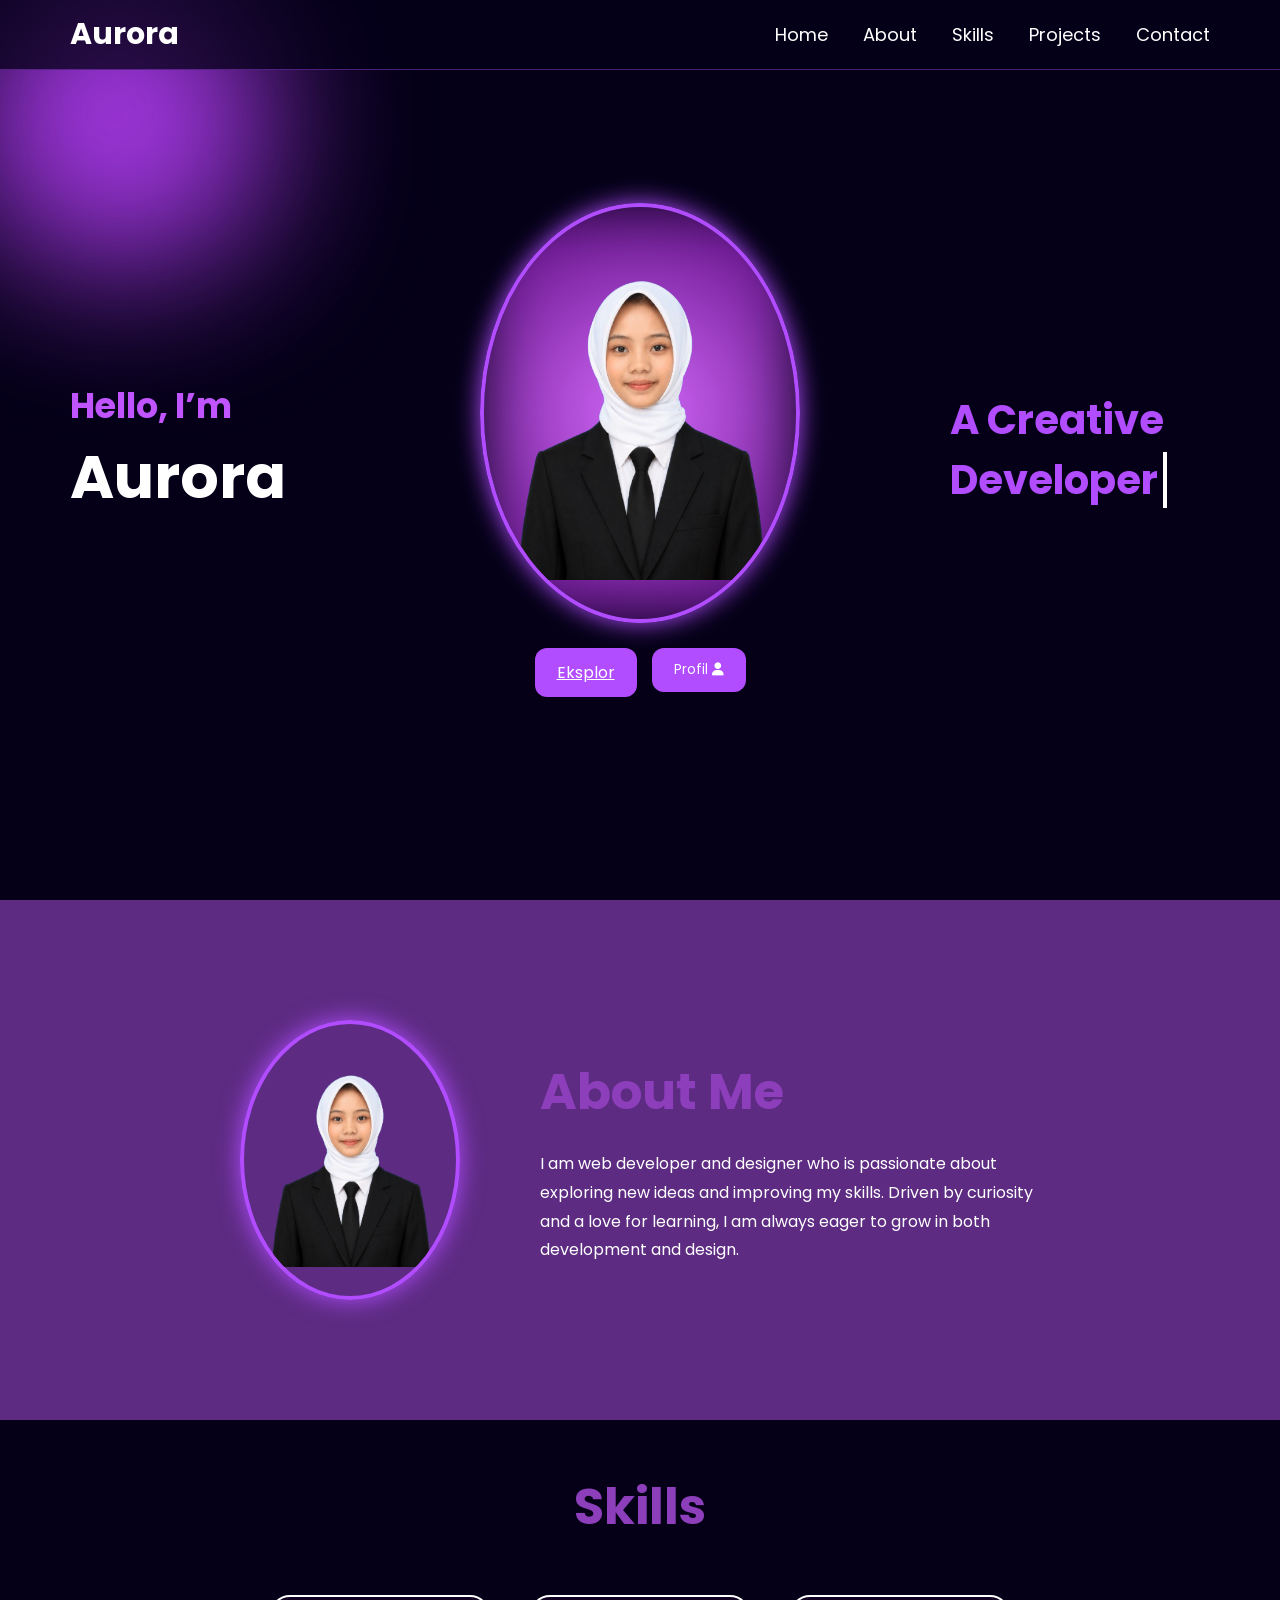
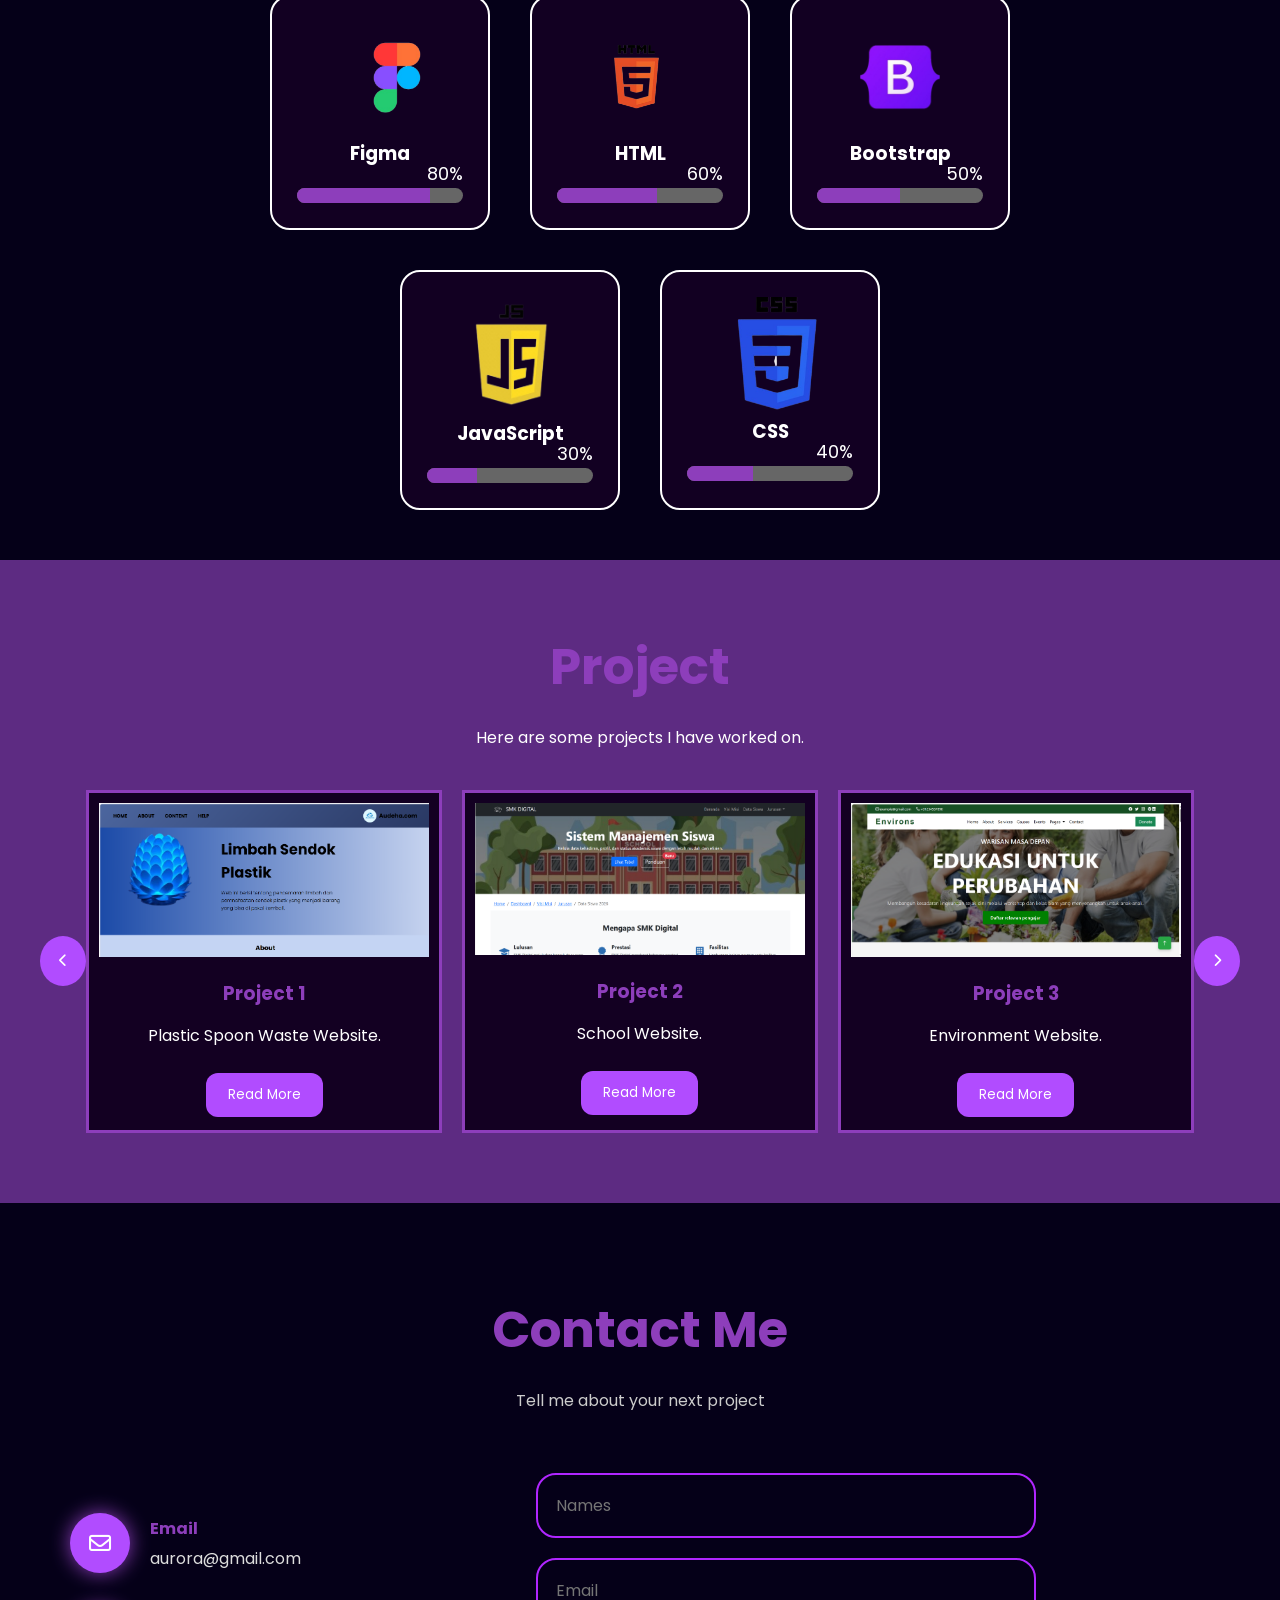
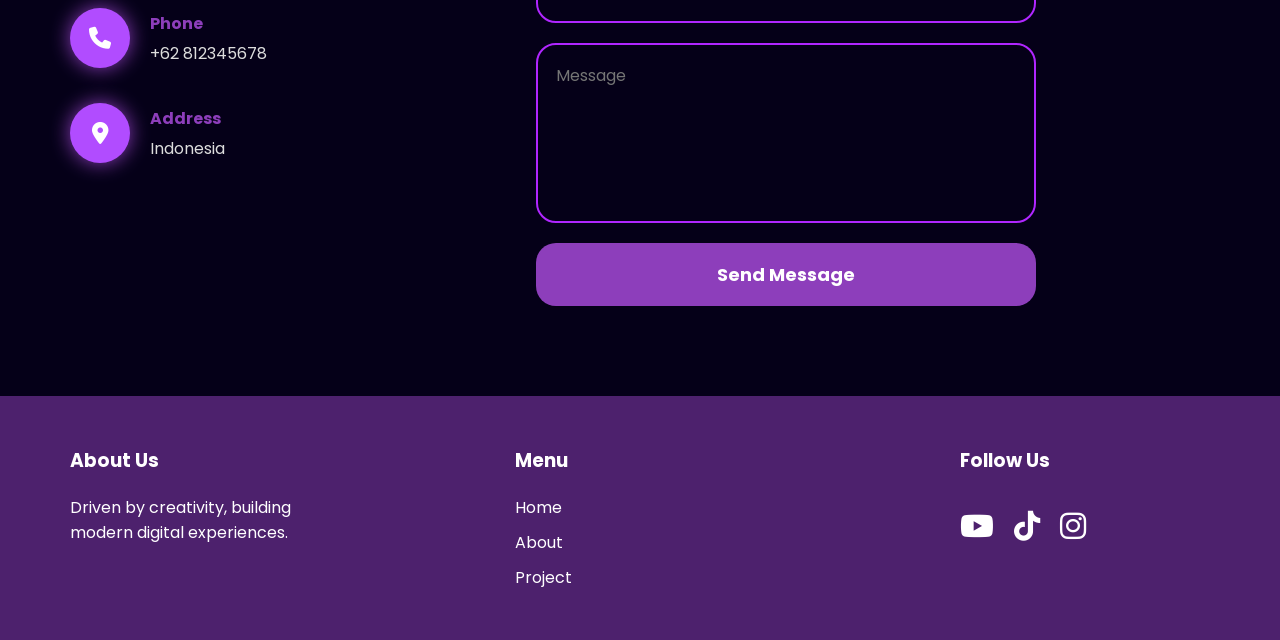
<file: index.html>
<!DOCTYPE html>
<html lang="en">

<head>
  <meta charset="UTF-8">
  <meta name="viewport" content="width=device-width, initial-scale=1.0">

  <title>Aurora Portfolio</title>

  <!-- CSS -->
  <link rel="stylesheet" href="style.css">

  <!-- FONT -->
  <link rel="preconnect" href="https://fonts.googleapis.com">
  <link rel="preconnect" href="https://fonts.gstatic.com" crossorigin">

  <link href="https://fonts.googleapis.com/css2?family=Poppins:wght@300;400;500;600;700&display=swap" rel="stylesheet">

  <!-- ICON -->
  <link rel="stylesheet" href="https://cdnjs.cloudflare.com/ajax/libs/font-awesome/6.5.2/css/all.min.css">


  <script>
    const hiddenElements = document.querySelectorAll('.hidden');

    window.addEventListener('scroll', function () {

      hiddenElements.forEach(function (el) {

        const rect = el.getBoundingClientRect();

        if (rect.top < window.innerHeight - 100) {
          el.classList.add('show');
        }

      });

    });
  </script>

</head>

<body>

  <!-- GLOW -->
  <div class="blur blur1"></div>
  <div class="blur blur2"></div>

  <!-- NAVBAR -->
  <header>

    <nav class="navbar">

      <h2 class="logo">Aurora</h2>

      <ul class="nav-links">
        <li><a href="#home">Home</a></li>
        <li><a href="#about">About</a></li>
        <li><a href="#skills">Skills</a></li>
        <li><a href="#projects">Projects</a></li>
        <li><a href="#contact">Contact</a></li>
      </ul>

    </nav>

  </header>

  <!-- HERO -->
  <section class="hero" id="about">
    <div class="hero-left">
      <h3>Hello, I’m</h3>
      <h1>Aurora</h1>
    </div>

    <div class="hero-center">

      <div class="circle glow-card">
        <div class="photo-glow"></div>

        <img src="img/foto_formal-removebg-preview (1).png" alt="">
      </div>

      <div class="hero-btns">

        <a href="experience.html" class="main-btn">
          Eksplor
        </a>
        <a href="profil.html">
          <button class="main-btn">
            Profil
            <i class="fa-solid fa-user"></i>
          </button>
        </a>

      </div>

    </div>

    <h3 class="typing-text">
        A Creative <span id="changing-text"></span>
      </h3>

  </section>


  <!-- ABOUT -->
  <section class="about" id="about">

    <div class="small-circle glow-card">

      <div class="photo-glow"></div>

      <img src="img/foto_formal-removebg-preview (1).png" alt="">

    </div>

    <div class="about-text">

      <h2>About Me</h2>

      <p>
        I am web developer and designer who is passionate
        about exploring new ideas and improving my skills.
        Driven by curiosity and a love for learning,
        I am always eager to grow in both development and design.
      </p>

      

    </div>



  </section>

  <!-- SKILLS -->
  <section class="skills" id="skills">

    <h2>Skills</h2>

    <div class="skill-container">

      <div class="skill-card">
        <img src="img/figma.png" style="width: 200px;">
        <h3>Figma</h3>

        <div class="progress-wrapper">
          <span class="percent">80%</span>
        </div>


        <div class="bar">
          <div class="progress" style="width:80%"></div>
        </div>


      </div>

      <div class="skill-card">
        <img src="img/html.png" style="width: 120px;">
        <h3>HTML</h3>

        <div class="progress-wrapper">
          <span class="percent">60%</span>
        </div>

        <div class="bar">
          <div class="progress" style="width:60%"></div>
        </div>


      </div>

      <div class="skill-card">
        <img src="img/bootstrap.png" style="width: 110px;">
        <h3>Bootstrap</h3>

        <div class="progress-wrapper">
          <span class="percent">50%</span>
        </div>

        <div class="bar">
          <div class="progress" style="width:50%"></div>
        </div>


      </div>

      <div class="skill-card">
        <img src="img/jss.png" style="width: 100px;">
        <h3>JavaScript</h3>

        <div class="progress-wrapper">
          <span class="percent">30%</span>
        </div>

        <div class="bar">
          <div class="progress" style="width:30%"></div>
        </div>


      </div>

      <div class="skill-card">
        <img src="img/css.png" style="width: 180px;">
        <h3>CSS</h3>

        <div class="progress-wrapper">
          <span class="percent">40%</span>
        </div>

        <div class="bar">
          <div class="progress" style="width:40%"></div>
        </div>


      </div>

    </div>

  </section>

  <!-- PROJECT -->
  <section class="projects" id="projects">

    <h2>Project</h2>

    <p>
      Here are some projects I have worked on.
    </p>

    <div class="slider-wrapper">

      <button class="slide-btn left">
        <i class="fa-solid fa-chevron-left"></i>
      </button>

      <div class="project-slider">

        <div class="project-card">
          <img src="img/p1.png">

          <h3>Project 1</h3>

          <p>Plastic Spoon Waste Website.</p>
          <br>

          <a href="https://aurorasilviana.github.io/project1/"><button class="main-btn">Read More</button></a>
        </div>

        <div class="project-card">
          <img src="img/p2.png">

          <h3>Project 2</h3>

          <p>School Website.</p>
          <br>

          <a href="https://aurorasilviana.github.io/website-smk-digital/"><button class="main-btn">Read
              More</button></a>
        </div>

        <div class="project-card">
          <img src="img/p3.png">

          <h3>Project 3</h3>

          <p>Environment Website.</p>
          <br>

          <a href="https://aurorasilviana.github.io/environs-tugas3/"><button class="main-btn">Read More</button></a>
        </div>

        <div class="project-card">
          <img src="img/p4.png">

          <h3>Project 4</h3>

          <p>Creative portfolio UI.</p>
          <br>

          <a href="https://aurorasilviana.github.io/tugas4/"><button class="main-btn">Read More</button></a>
        </div>

        <div class="project-card">
          <img src="img/p5.png">

          <h3>Project 5</h3>

          <p>Business Website .</p>
          <br>

          <a href="https://aurorasilviana.github.io/tugas-5/"><button class="main-btn">Read More</button></a>
        </div>

      </div>

      <button class="slide-btn right">
        <i class="fa-solid fa-chevron-right"></i>
      </button>

    </div>

  </section>

  <!-- CONTACT -->
  <section class="contact" id="contact">

    <h2>Contact Me</h2>

    <p class="contact-sub">
      Tell me about your next project
    </p>

    <div class="contact-container">

      <!-- KIRI -->
      <div class="contact-left">

        <div class="contact-item">

          <i class="fa-regular fa-envelope"></i>

          <div>
            <h4>Email</h4>
            <span>aurora@gmail.com</span>
          </div>

        </div>

        <div class="contact-item">

          <i class="fa-solid fa-phone"></i>

          <div>
            <h4>Phone</h4>
            <span>+62 812345678</span>
          </div>

        </div>

        <div class="contact-item">

          <i class="fa-solid fa-location-dot"></i>

          <div>
            <h4>Address</h4>
            <span>Indonesia</span>
          </div>

        </div>

      </div>

      <!-- KANAN -->
      <form class="contact-form">

        <input type="text" placeholder="Names">

        <input type="email" placeholder="Email">

        <textarea placeholder="Message"></textarea>

        <button type="submit" class="main-btn">
          Send Message
        </button>

      </form>

    </div>

  </section>
  </section>

  <!-- FOOTER -->
  <footer>

    <div class="footer-box">
      <h3>About Us</h3>

      <p>
        Driven by creativity,
        building modern digital experiences.
      </p>
    </div>

    <div class="footer-box">
      <h3>Menu</h3>

      <a href="#home">Home</a>
      <a href="#about">About</a>
      <a href="#projects">Project</a>
    </div>

    <div class="footer-box">

      <h3>Follow Us</h3>

      <div class="socials">

        <a href="https://youtube.com/@aurorasilpi?si=isAmAoV__ee4xLUO"><i class="fa-brands fa-youtube"></i></a>

        <a href="https://www.tiktok.com/@auroraaa03?_r=1&_t=ZS-96NQyzYFoLl"><i class="fa-brands fa-tiktok"></i></a>

        <a href="https://www.instagram.com/auroslvv_?igsh=MXJmazQwOXNmZDRsbg%3D%3D&utm_source=qr"><i
            class="fa-brands fa-instagram"></i></a>

      </div>

    </div>

  </footer>

  <!-- JS -->
  <script src="script.js"></script>

  <script>
    const navbar = document.querySelector(".navbar");

    window.addEventListener("scroll", () => {

      if (window.scrollY > 50) {
        navbar.classList.add("scrolled");
      }

      else {
        navbar.classList.remove("scrolled");
      }

    });
  </script>

</body>

</html>
</file>
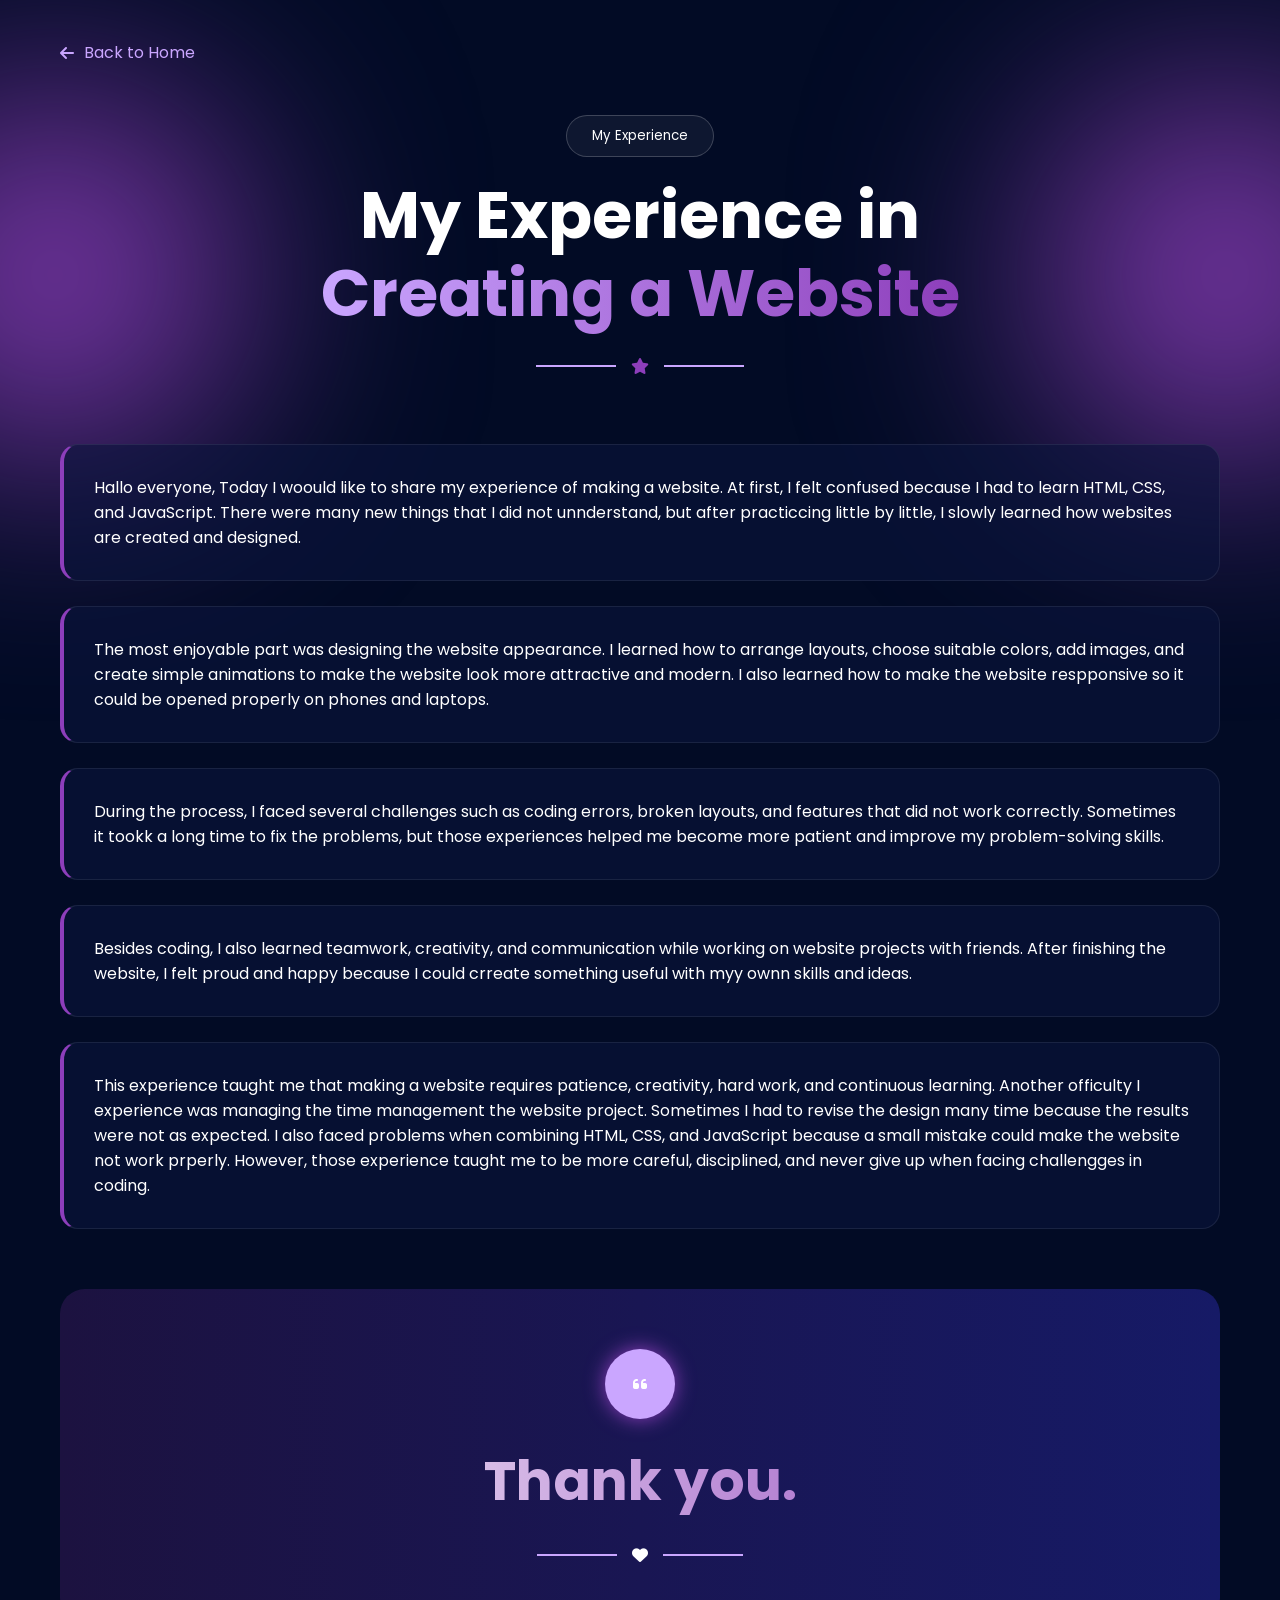
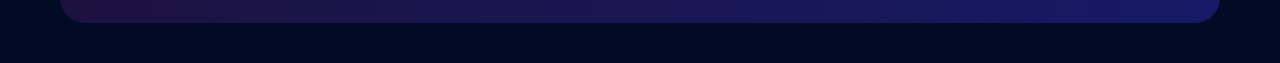
<file: experience.html>
<!DOCTYPE html>
<html lang="en">
<head>
    <meta charset="UTF-8">
    <meta name="viewport" content="width=device-width, initial-scale=1.0">
    <title>My Experience</title>
    <link rel="stylesheet" href="experience.css">
</head>
<body>
    <!DOCTYPE html>
<html lang="en">
<head>
<meta charset="UTF-8">
<meta name="viewport" content="width=device-width, initial-scale=1.0">

<title>My Experience</title>

<!-- CSS -->
<link rel="stylesheet" href="experience.css">

<!-- FONT -->
<link href="https://fonts.googleapis.com/css2?family=Poppins:wght@300;400;600;700;800&display=swap" rel="stylesheet">

<!-- ICON -->
<link rel="stylesheet" href="https://cdnjs.cloudflare.com/ajax/libs/font-awesome/6.5.2/css/all.min.css">
</head>

<body>

<!-- BACK BUTTON (FUNGSI BALIK KE INDEX) -->
<a href="index.html" class="back-btn">
  <i class="fa-solid fa-arrow-left"></i>
  Back to Home
</a>

<!-- GLOW -->
<div class="blur blur1"></div>
<div class="blur blur2"></div>

<!-- HEADER -->
<section class="hero">

  <button class="title-btn">My Experience</button>

  <h1>
    My Experience in<br>
    <span>Creating a Website</span>
  </h1>

  <div class="line">
    <div></div>
    <i class="fa-solid fa-star"></i>
    <div></div>
  </div>

</section>

<!-- CONTENT -->
<section class="content">

  <div class="card">Hallo everyone,
    Today I woould like to share my experience of making a website. At first, I felt confused because I had to learn HTML, CSS, and JavaScript. There were many new things that I did not unnderstand, but after practiccing little by little, I slowly learned how websites are created and designed.
  </div>

  <div class="card">The most enjoyable part was designing the website appearance. I learned how to  arrange layouts, choose suitable colors, add images, and create simple animations to make the website look more attractive and modern. I also learned how to make the website respponsive so it could be opened properly on phones and laptops.</div>

  <div class="card">During the process, I faced several challenges such as coding errors, broken layouts, and features that did not work correctly. Sometimes it tookk a long time to fix the problems, but those experiences helped me become more patient and improve my problem-solving skills.</div>

  <div class="card">Besides coding, I also learned teamwork, creativity, and communication while working on website projects with friends. After finishing the website, I felt proud and happy because I could crreate something useful with myy ownn skills and ideas.</div>

  <div class="card">This experience taught me that making a website requires patience, creativity, hard work, and continuous learning. Another officulty I experience was managing the time management the website project. Sometimes I had to revise the design many time because the results were not as expected. I also faced problems when combining HTML, CSS, and JavaScript because a small mistake could make the website not work prperly. However, those experience taught me to be more careful, disciplined, and never give up when facing challengges in coding.</div>

  
</section>

<!-- FOOTER SECTION -->
<section class="footer">

  <div class="quote">
    <i class="fa-solid fa-quote-left"></i>
  </div>

  <h2>Thank you.</h2>

  <div class="line2">
    <div></div>
    <i class="fa-solid fa-heart"></i>
    <div></div>
  </div>

</section>

</body>
</html>
</body>
</html>
</file>
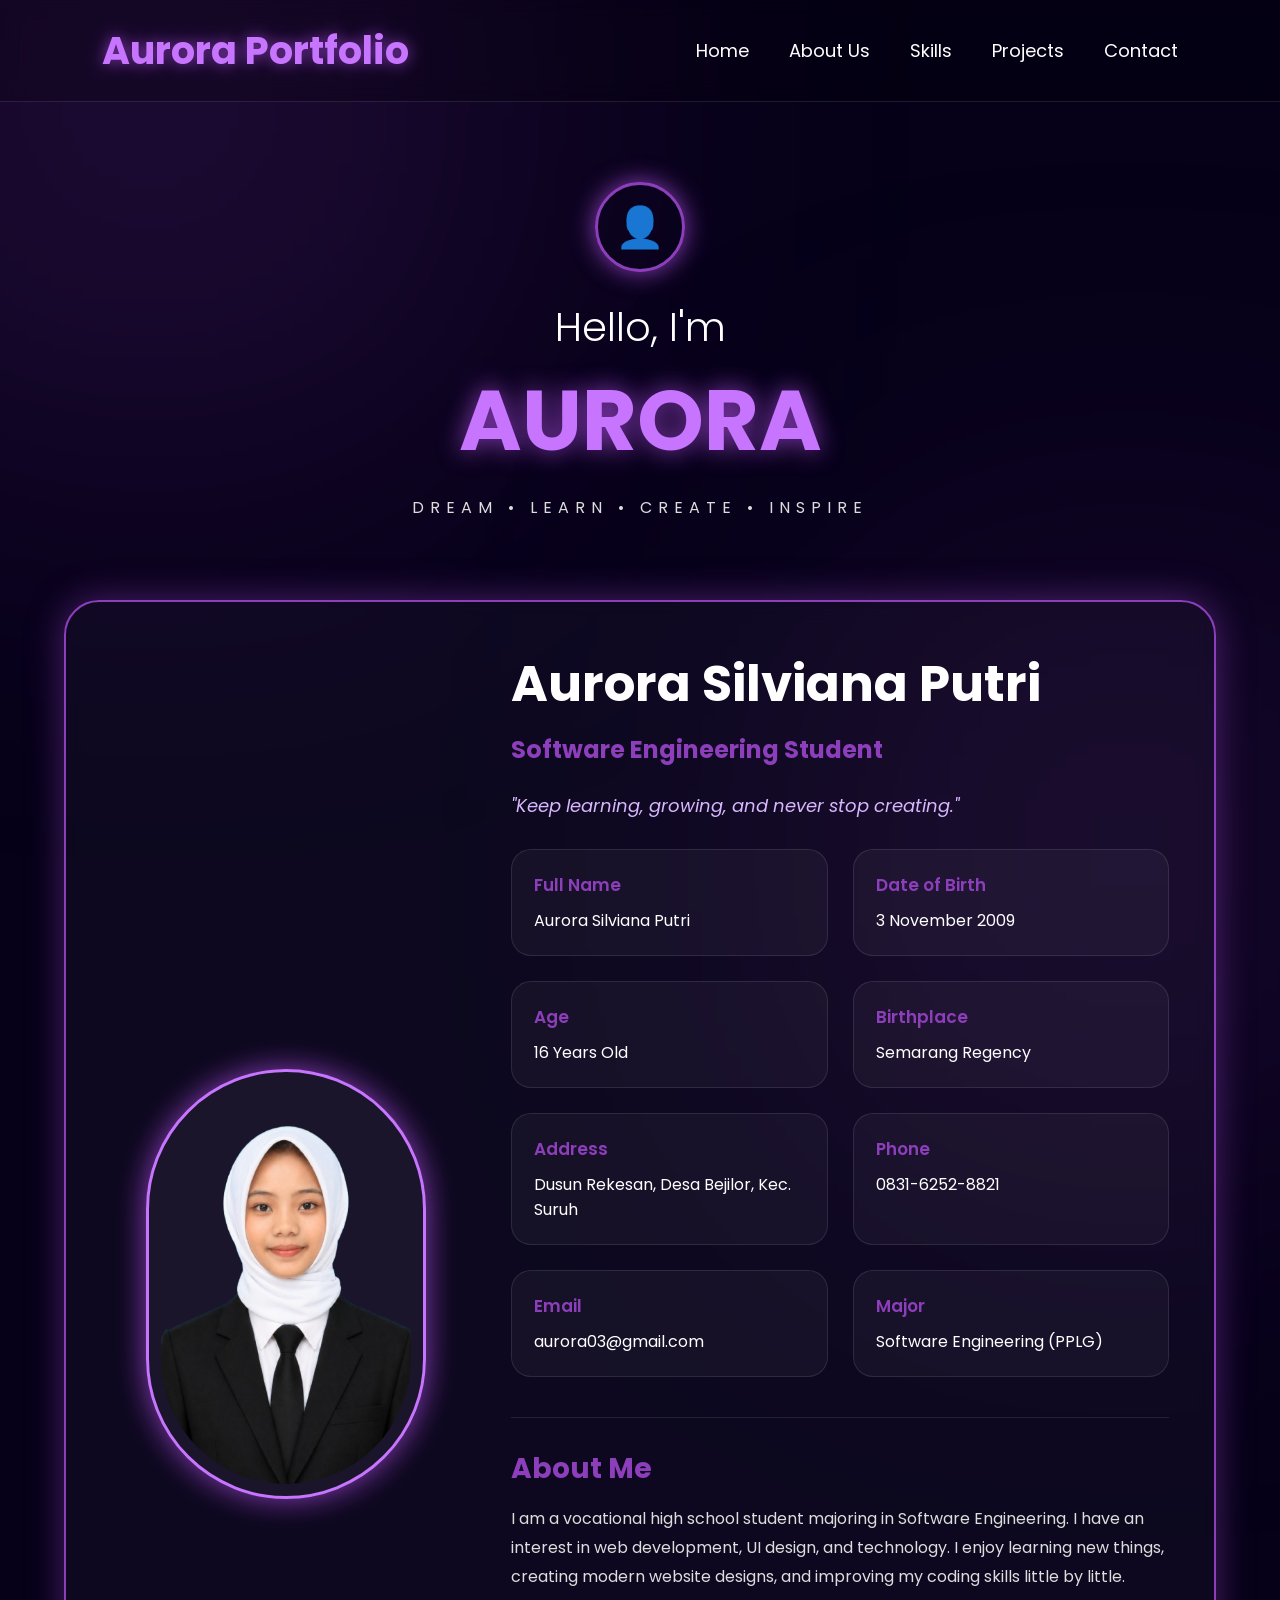
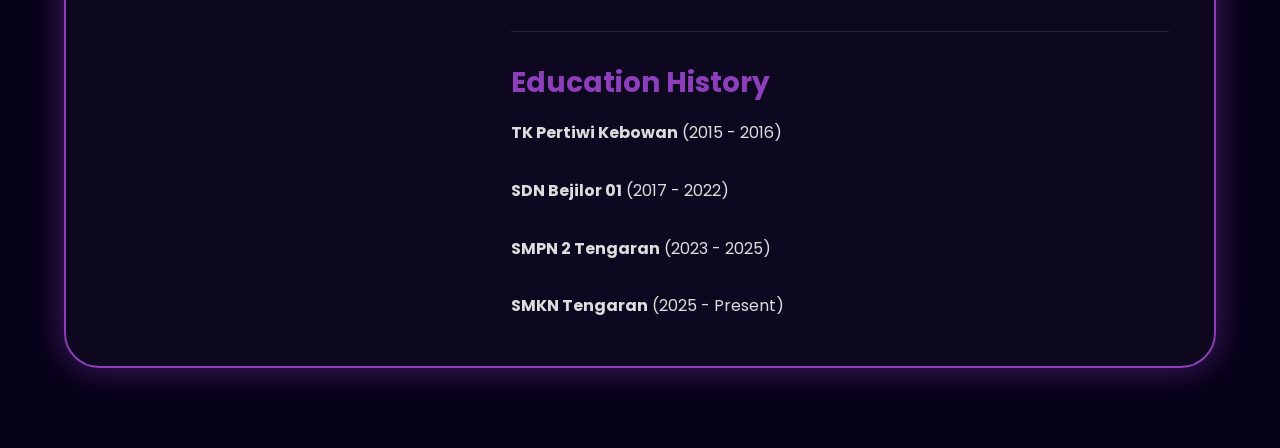
<file: profil.html>
<!DOCTYPE html>
<html lang="en">
<head>
  <meta charset="UTF-8" />
  <meta name="viewport" content="width=device-width, initial-scale=1.0"/>
  <title>Aurora Portfolio</title>

  <link rel="preconnect" href="https://fonts.googleapis.com">
  <link href="https://fonts.googleapis.com/css2?family=Poppins:wght@300;400;500;600;700&display=swap" rel="stylesheet">

  <style>

    *{
      margin:0;
      padding:0;
      box-sizing:border-box;
      font-family:'Poppins',sans-serif;
    }

    body{
      background:#060018;
      color:white;
      overflow-x:hidden;
    }

    html{
      scroll-behavior:smooth;
    }

    body::before{
      content:'';
      position:fixed;
      width:600px;
      height:600px;
      background:#8d3ebb;
      filter:blur(200px);
      opacity:0.25;
      top:-200px;
      left:-150px;
      z-index:-1;
    }

    body::after{
      content:'';
      position:fixed;
      width:500px;
      height:500px;
      background:#8d3ebb;
      filter:blur(200px);
      opacity:0.2;
      bottom:-200px;
      right:-100px;
      z-index:-1;
    }

    /* NAVBAR */

    nav{
      width:100%;
      padding:22px 8%;
      display:flex;
      justify-content:space-between;
      align-items:center;
      border-bottom:1px solid rgba(255,255,255,0.1);
      backdrop-filter:blur(10px);
      position:sticky;
      top:0;
      z-index:100;
      background:rgba(0,0,0,0.2);
    }

    .logo{
      font-size:38px;
      font-weight:700;
      color:#c774ff;
      text-shadow:0 0 15px #8d3ebb;
    }

    nav ul{
      display:flex;
      gap:40px;
      list-style:none;
    }

    nav ul li a{
      color:white;
      text-decoration:none;
      font-size:18px;
      transition:0.3s;
      position:relative;
    }

    nav ul li a:hover{
      color:#c774ff;
    }

    nav ul li a::after{
      content:'';
      position:absolute;
      left:0;
      bottom:-8px;
      width:0%;
      height:2px;
      background:#c774ff;
      transition:0.3s;
    }

    nav ul li a:hover::after{
      width:100%;
    }

    /* HERO */

    .hero{
      text-align:center;
      padding:80px 20px 40px;
    }

    .hero .icon{
      width:90px;
      height:90px;
      border:3px solid #8d3ebb;
      border-radius:50%;
      display:flex;
      justify-content:center;
      align-items:center;
      margin:auto;
      box-shadow:0 0 25px #8d3ebb;
      font-size:40px;
      color:#c774ff;
    }

    .hero h2{
      margin-top:25px;
      font-size:40px;
      font-weight:300;
    }

    .hero h1{
      font-size:85px;
      color:#c774ff;
      text-shadow:0 0 25px #8d3ebb;
    }

    .hero p{
      letter-spacing:6px;
      margin-top:10px;
      color:#ddd;
    }

    /* CONTAINER */

    .container{
      width:90%;
      max-width:1250px;
      margin:40px auto 80px;
      border:2px solid #8d3ebb;
      border-radius:35px;
      padding:45px;
      background:rgba(255,255,255,0.03);
      backdrop-filter:blur(10px);
      box-shadow:0 0 35px rgba(141,62,187,0.5);
    }

    .content{
      display:grid;
      grid-template-columns:350px 1fr;
      gap:50px;
    }

    /* IMAGE */

    .image-box{
      position:relative;
      display:flex;
      justify-content:center;
      align-items:center;
    }

    .image-frame{
      width:280px;
      height:430px;
      border-radius:180px;
      border:3px solid #c774ff;
      padding:12px;
      box-shadow:0 0 30px #8d3ebb;
      overflow:hidden;
      background:rgba(255,255,255,0.05);
    }

    .image-frame img{
      width:100%;
      height:100%;
      object-fit:cover;
      border-radius:180px;
    }

    /* INFO */

    .info h2{
      font-size:50px;
      color:#ffffff;
      margin-bottom:10px;
    }

    .info h3{
      color:#8d3ebb;
      font-size:24px;
      margin-bottom:25px;
    }

    .quote{
      font-style:italic;
      color:#d8b7ff;
      margin-bottom:30px;
      font-size:18px;
    }

    .grid{
      display:grid;
      grid-template-columns:1fr 1fr;
      gap:25px;
      margin-top:30px;
    }

    .card{
      background:rgba(255,255,255,0.04);
      border:1px solid rgba(255,255,255,0.1);
      padding:22px;
      border-radius:20px;
      transition:0.3s;
    }

    .card:hover{
      transform:translateY(-5px);
      box-shadow:0 0 20px rgba(141,62,187,0.7);
      border-color:#8d3ebb;
    }

    .card span{
      display:block;
      color:#8d3ebb;
      margin-bottom:10px;
      font-weight:600;
      font-size:17px;
    }

    .about{
      margin-top:40px;
      padding-top:30px;
      border-top:1px solid rgba(255,255,255,0.1);
    }

    .about h3{
      margin-bottom:15px;
      color:#8d3ebb;
      font-size:28px;
    }

    .about p{
      line-height:1.8;
      color:#ddd;
    }

    /* RESPONSIVE */

    @media(max-width:950px){

      .content{
        grid-template-columns:1fr;
      }

      .image-box{
        margin-bottom:20px;
      }

      .grid{
        grid-template-columns:1fr;
      }

      .hero h1{
        font-size:60px;
      }

      nav{
        flex-direction:column;
        gap:20px;
      }

      nav ul{
        flex-wrap:wrap;
        justify-content:center;
      }

    }

  </style>
</head>
<body>

  <!-- NAVBAR -->

  <nav>

    <div class="logo">Aurora Portfolio</div>

    <ul>
      <li><a href="index.html#home">Home</a></li>
      <li><a href="index.html#About Us">About Us</a></li>
      <li><a href="index.html#Skills">Skills</a></li>
      <li><a href="index.html#Project">Projects</a></li>
      <li><a href="index.html#Contact">Contact</a></li>
    </ul>

  </nav>

  <!-- HERO -->

  <section class="hero">

    <div class="icon">👤</div>

    <h2>Hello, I'm</h2>

    <h1>AURORA</h1>

    <p>DREAM • LEARN • CREATE • INSPIRE</p>

  </section>

  <!-- PROFILE -->

  <section class="container">

    <div class="content">

      <!-- IMAGE -->

      <div class="image-box">

        <div class="image-frame">
          <img src="img/foto_formal-removebg-preview (1).png" alt="">
        </div>

      </div>

      <!-- INFO -->

      <div class="info">

        <h2>Aurora Silviana Putri</h2>

        <h3>Software Engineering Student</h3>

        <div class="quote">
          "Keep learning, growing, and never stop creating."
        </div>

        <div class="grid">

          <div class="card">
            <span>Full Name</span>
            Aurora Silviana Putri
          </div>

          <div class="card">
            <span>Date of Birth</span>
            3 November 2009
          </div>

          <div class="card">
            <span>Age</span>
            16 Years Old
          </div>

          <div class="card">
            <span>Birthplace</span>
            Semarang Regency
          </div>

          <div class="card">
            <span>Address</span>
            Dusun Rekesan, Desa Bejilor, Kec. Suruh
          </div>

          <div class="card">
            <span>Phone</span>
            0831-6252-8821
          </div>

          <div class="card">
            <span>Email</span>
            aurora03@gmail.com
          </div>

          <div class="card">
            <span>Major</span>
            Software Engineering (PPLG)
          </div>

        </div>

        <!-- ABOUT -->

        <div class="about">

          <h3>About Me</h3>

          <p>
            I am a vocational high school student majoring in Software Engineering. 
            I have an interest in web development, UI design, and technology. 
            I enjoy learning new things, creating modern website designs, and improving my coding skills little by little.
          </p>

        </div>

        <!-- EDUCATION -->

        <div class="about">

          <h3>Education History</h3>

          <p>
            <b>TK Pertiwi Kebowan</b> (2015 - 2016)<br><br>

            <b>SDN Bejilor 01</b> (2017 - 2022)<br><br>

            <b>SMPN 2 Tengaran</b> (2023 - 2025)<br><br>

            <b>SMKN Tengaran</b> (2025 - Present)<br>
          </p>

        </div>

      </div>

    </div>

  </section>

</body>
</html>
</file>
<file: style.css>
*{
  margin:0;
  padding:0;
  box-sizing:border-box;
  font-family:'Poppins',sans-serif;
  scroll-behavior:smooth;
}

body{
  background:#050018;
  color:white;
  overflow-x:hidden;
}

/* GLOW BACKGROUND */
.blur{
  position:absolute;
  width:220px;
  height:220px;
  background:#bb40ff;
  border-radius:50%;
  filter:blur(90px);
  z-index:-5;
}

.blur1{
  top:20px;
  left:20px;
}



/* NAVBAR */
header{
  padding:0;
}

.navbar{
  position:fixed;
  top:0;
  left:0;
  width:100%;

  display:flex;
  justify-content:space-between;
  align-items:center;

  padding:28px 70px;

  background:rgba(5,0,24,0.75);
  backdrop-filter:blur(12px);

  border-bottom:1px solid rgba(176,76,255,0.4);

  z-index:1000;

  padding:12px 70px;

  transition:
    padding .4s ease,
    background .4s ease,
    box-shadow .4s ease,
    border .4s ease;
}

/* SAAT SCROLL */
.navbar.scrolled{
  padding:16px 70px;

  background:rgba(5,0,24,0.95);

  box-shadow:
    0 0 20px rgba(176,76,255,0.25);

  border-bottom:1px solid #b14cff;
}

.logo{
  font-size:30px;
  font-weight:700;
  transition:.4s;
}

.navbar.scrolled .logo{
  font-size:24px;
}

.nav-links{
  display:flex;
  align-items:center;
  gap:35px;
  list-style:none;
}

.nav-links a{
  color:white;
  text-decoration:none;
  font-size:18px;
  position:relative;
  transition:.3s;
}

.nav-links a::after{
  content:'';
  position:absolute;
  left:0;
  bottom:-6px;

  width:0%;
  height:2px;

  background:#d86eff;

  transition:.4s;
}

.nav-links a:hover{
  color:#d86eff;
  text-shadow:0 0 12px #d86eff;
}

.nav-links a:hover::after{
  width:100%;
}

/* HERO */

.hero{
  display:grid;
  grid-template-columns:1fr 1fr 1fr;
  align-items:center;

  min-height:100vh;
  padding-top:120px;
}

.hero-left h3{
  color:#c055ff;
  font-size:35px;
}

.hero-left h1{
  font-size:60px;
}

/* HERO */
.hero{
  display:grid;
  grid-template-columns:1fr 1fr 1fr;
  align-items:center;
  padding:70px;
}

.hero-left h3{
  color:#c055ff;
  font-size:35px;
}

.hero-left h1{
  font-size:60px;

  animation:neonText 2s infinite alternate;
}


.hero-right{
  margin-left: 100px;
}

.hero-right h2{
  color:#c055ff;
  font-size:42px;
}

.hero-right span{
  font-size:35px;
}

.hero-center{
  display:flex;
  flex-direction:column;
  align-items:center;
  justify-content:center;
  
}

.typing-text{
  font-size:40px;
  font-weight:bold;
  color:#b14cff;
  margin-left: 120px;
}

#changing-text{
  border-right:4px solid white;
  padding-right:5px;
  animation:blink .7s infinite;
}

@keyframes blink{
  50%{
    border-color:transparent;
  }
}


/* FOTO */
.circle,
.small-circle{
  position:relative;
  overflow:hidden;
  display:flex;
  justify-content:center;
  align-items:center;
  border:4px solid #b14cff;
  box-shadow:0 0 25px #b14cff;
}

.circle{
  width:320px;
  height:420px;
  border-radius:50%;
  margin:auto;
}
.circle{
  width:320px;
  height:420px;
  border-radius:50%;
  margin:auto;

  animation:floating 4s ease-in-out infinite;
}

.small-circle{
  width:220px;
  height:280px;
  border-radius:50%;
}

.photo-glow{
  position:absolute;
  width:100%;
  height:100%;
  background:radial-gradient(circle,#d86eff,#4f0074);
  filter:blur(30px);
  z-index:-1;
}

.circle img{
  width:250px;
}

.small-circle img{
  width:160px;
}

.blur{
  position:absolute;
  width:220px;
  height:220px;
  background:#bb40ff;
  border-radius:50%;
  filter:blur(90px);
  z-index:-5;

  animation:glowMove 8s ease-in-out infinite alternate;
}

/* BUTTON */
.main-btn{
  background:#b14cff;
  border:none;
  color:white;
  padding:12px 22px;
  border-radius:12px;
  cursor:pointer;
  transition:.4s;
  position:relative;
  overflow:hidden;
}

.main-btn:hover{
  transform:translateY(-5px) scale(1.05);
  box-shadow:0 0 20px #d86eff;
}
.main-btn:hover{
  transform:translateY(-5px) scale(1.05);

  box-shadow:
    0 0 15px #d86eff,
    0 0 35px #d86eff,
    0 0 60px #d86eff;
}

.hero-btns{
  display:flex;
  justify-content:center;
  gap:15px;
  margin-top:25px;
}

/* ABOUT */
.about{
  background:#5d2b82;
  display:flex;
  justify-content:center;
  align-items:center;
  gap:80px;
  padding:120px 70px;
}

.about-text h2,
.skills h2,
.projects h2,
.contact h2{
  color:#8d3ebb;
  font-size:50px;
  margin-bottom:20px;
}

.about-text p{
  width:500px;
  line-height:1.8;
}

.small-circle{
  width:220px;
  height:280px;
  border-radius:50%;

  animation:aboutFloat 4s ease-in-out infinite;
  transition:.5s;
}

.small-circle{
  width:220px;
  height:280px;
  border-radius:50%;

  animation:
    aboutFloat 4s ease-in-out infinite,
    glowPulse 2s infinite alternate;
}



.small-circle:hover{
  transform:scale(1.05);
}

/* SKILLS */
.skills{
  text-align:center;
  padding:50px;
}

.skill-card{
  animation:floatCard 3s ease-in-out infinite;
}

.skill-container{
  display:flex;
  flex-wrap:wrap;
  justify-content:center;
  gap:40px;
  max-width:820px;
  margin:50px auto 0;
}

.skill-card{
  width:220px;
  background:#120022;
  border:2px solid white;
  border-radius:20px;
  padding:25px;
  transition:.4s;
  cursor:pointer;
}

.skill-card{
  background:#120022;
  border:2px solid white;
  border-radius:20px;
  padding:25px;
  transition:.4s;
  cursor:pointer;
}

.skill-card:hover{
  transform:translateY(-10px) scale(1.05);
  box-shadow:0 0 30px #c055ff;
  border-color:#8d3ebb;
}

.skill-card img{
  width:80px;
  transition:.4s;
}

.skill-card:hover img{
  transform:rotate(8deg) scale(1.1);
}

.bar{
  width:100%;
  height:15px;
  background:#666;
  border-radius:20px;
  overflow:hidden;
  margin-top:20px;
}

.progress{
  height:100%;
  background:#8d3ebb;
  border-radius: 20p;
}

.progress-wrapper{
    position: relative;
    width: 100%;
    margin-top: 20px;
}

.percent{
    position: absolute;
    right: 0;
    top: -28px;
    color: white;
    font-size: 18px;
    
}

/* PROJECT */
.projects{
  background:#5d2b82;
  text-align:center;
  padding:70px 40px;
}

.slider-wrapper{
  display:flex;
  align-items:center;
  margin-top:40px;
}

.project-slider{
  display:flex;
  gap:20px;
  overflow-x:auto;
  scroll-behavior:smooth;
  scrollbar-width:none;
  width:100%;
}

.project-slider::-webkit-scrollbar{
  display:none;
}

.project-card{
  flex:0 0 calc((100% - 40px) / 3);
  background:#130022;
  border:3px solid #8d3ebb;
  padding:10px;
  transition:.4s;
  box-sizing:border-box;
}

.project-card:hover{
  transform:translateY(-10px);
  box-shadow:0 0 25px #d86eff;
}

.project-card img{
  width:100%;
}

.project-card h3{
  margin:15px 0;
  color:#8d3ebb;
}

.slide-btn{
  width:50px;
  height:50px;
  border-radius:50%;
  border:none;
  background:#b14cff;
  color:white;
  cursor:pointer;
  transition:.3s;
}

.slide-btn:hover{
  transform:scale(1.1);
  box-shadow:0 0 20px #8d3ebb;
}

@media(max-width:900px){
  .project-card{
    flex:0 0 calc((100% - 20px) / 2);
  }
}

@media(max-width:600px){
  .project-card{
    flex:0 0 100%;
  }
}

/* CONTACT */

.contact{
  padding:90px 70px;
  text-align:center;
}

.contact-sub{
  margin-top:10px;
  color:#ccc;
}

.contact-container{
  display:flex;
  justify-content:space-between;
  align-items:flex-start;
  gap:60px;
  margin-top:60px;
}

.contact-left{
  display:flex;
  flex-direction:column;
  gap:35px;
  margin-top:40px;
}

.contact-item{
  display:flex;
  align-items:center;
  gap:20px;
  text-align:left;
  transition:.3s;
}

.contact-item:hover{
  transform:translateX(10px);
}

.contact-item i{
  width:60px;
  height:60px;
  background:#b14cff;
  border-radius:50%;
  display:flex;
  justify-content:center;
  align-items:center;
  font-size:22px;
  box-shadow:0 0 20px #8d3ebb;
}

.contact-item h4{
  margin-bottom:5px;
  color:#8d3ebb;
}

.contact-item span{
  color:#ddd;
}

.contact-form{
  width:500px;
  display:flex;
  flex-direction:column;
  gap:20px;
}

.contact-form input,
.contact-form textarea{
  background:transparent;
  border:2px solid #b14cff;
  padding:16px;
  border-radius:15px;
  color:white;
  outline:none;
  transition:.3s;
}

.contact-form textarea{
  height:160px;
  resize:none;
}

.contact-form input:focus,
.contact-form textarea:focus{
  box-shadow:0 0 15px #8d3ebb;
}

.hidden{
  opacity:0;
  transform:translateY(80px);
  transition:all 1s ease;
}

.show{
  opacity:1;
  transform:translateY(0);
}

/* FOOTER */
footer{
  background:#4d216d;
  padding:50px 70px;
  display:flex;
  justify-content:space-between;
}

.footer-box{
  width:250px;
}

.footer-box h3{
  margin-bottom:20px;
}

.footer-box a{
  display:block;
  color:white;
  text-decoration:none;
  margin-top:10px;
}

.footer-box a:hover{
  color:#8d3ebb;
}

.socials{
  display:flex;
  gap:20px;
  font-size:30px;
}

.socials i{
  cursor:pointer;
  transition:.3s;
}

.socials i:hover{
  color:#8d3ebb;
  transform:translateY(-5px);
  text-shadow:0 0 15px #8d3ebb;
}

.contact-form{
  width:100%;
  max-width:500px;
  margin:auto;
  display:flex;
  flex-direction:column;
  gap:20px;
}

.contact-form input,
.contact-form textarea{
  width:100%;
  padding:18px;
  border:2px solid #b026ff;
  border-radius:20px;
  background:transparent;
  color:white;
  font-size:16px;
  outline:none;
}

.contact-form textarea{
  height:180px;
  resize:none;
}

.contact-form button{
  padding:18px;
  border:none;
  border-radius:20px;
  background:linear-gradient(90deg,#8d3ebb,#8d3ebb);
  color:white;
  font-size:18px;
  font-weight:bold;
  cursor:pointer;
}

@keyframes neonText{
  from{
    text-shadow:0 0 10px #b14cff;
  }

  to{
    text-shadow:
      0 0 20px #8d3ebb,
      0 0 40px #8d3ebb,
      0 0 60px #8d3ebb;
  }
}

@keyframes floating{
  0%{
    transform:translateY(0px);
  }

  50%{
    transform:translateY(-20px);
  }

  100%{
    transform:translateY(0px);
  }
}

@keyframes glowMove{
  from{
    transform:translateY(0px) translateX(0px);
  }

  to{
    transform:translateY(40px) translateX(30px);
  }
}

@keyframes aboutFloat{

  0%{
    transform:translateY(0px);
  }

  50%{
    transform:translateY(-18px);
  }

  100%{
    transform:translateY(0px);
  }
}

@keyframes glowPulse{

  from{
    box-shadow:0 0 20px #b14cff;
  }

  to{
    box-shadow:
      0 0 30px #8d3ebb,
      0 0 60px #8d3ebb;
  }

}

@keyframes floatCard{
  0%{
    transform:translateY(0px);
  }

  50%{
    transform:translateY(-8px);
  }

  100%{
    transform:translateY(0px);
  }
}
</file>
<file: experience.css>
html{
  scroll-behavior:smooth;
}

*{
  margin:0;
  padding:0;
  box-sizing:border-box;
  font-family:'Poppins',sans-serif;
}

body{
  background:#020b25;
  color:white;
  padding:40px 60px;
  overflow-x:hidden;
}

/* BACK BUTTON */
.back-btn{
  display:inline-flex;
  gap:10px;
  align-items:center;
  color:#caa6ff;
  text-decoration:none;
  margin-bottom:30px;
  transition:.3s;
}

.back-btn:hover{
  transform:translateX(-5px);
  text-shadow:0 0 15px #caa6ff;
}

/* GLOW */
.blur{
  position:absolute;
  width:350px;
  height:350px;
  background:#8d3ebb ;
  border-radius:50%;
  filter:blur(120px);
  z-index:-1;
}

.blur1{
  top:100px;
  left:-120px;
}

.blur2{
  top:100px;
  right:-120px;
}

/* HERO */
.hero{
  text-align:center;
  margin-top:20px;
}

.title-btn{
  padding:10px 25px;
  border-radius:30px;
  border:1px solid rgba(255,255,255,.2);
  background:rgba(255,255,255,.05);
  color:white;
  cursor:pointer;
  transition:.3s;
}

.title-btn:hover{
  transform:scale(1.05);
  box-shadow:0 0 20px #8d3ebb;
}

.hero h1{
  font-size:65px;
  margin-top:20px;
  line-height:1.2;
}

.hero span{
  background:linear-gradient(to right,#caa6ff,#8d3ebb);
  -webkit-background-clip:text;
  -webkit-text-fill-color:transparent;
}

/* LINE */
.line, .line2{
  display:flex;
  justify-content:center;
  align-items:center;
  gap:15px;
  margin-top:25px;
}

.line div,
.line2 div{
  width:80px;
  height:2px;
  background:#caa6ff;
}

.line i{
  color:#8d3ebb;
}

/* CONTENT */
.content{
  margin-top:70px;
  display:flex;
  flex-direction:column;
  gap:25px;
}

.card{
  background:rgba(10,20,60,.6);
  border:1px solid rgba(255,255,255,.08);
  border-left:4px solid #8d3ebb;
  padding:30px;
  border-radius:18px;
  transition:.3s;
}

.card:hover{
  transform:translateY(-8px);
  box-shadow:0 0 25px rgba(168,107,255,.6);
}

/* FOOTER */
.footer{
  margin-top:60px;
  text-align:center;
  padding:60px;
  background:linear-gradient(to right,#1c1240,#161a66);
  border-radius:25px;
}

.footer h2{
  font-size:55px;
  background:linear-gradient(to right,#fff,#8d3ebb);
  -webkit-background-clip:text;
  -webkit-text-fill-color:transparent;
}

.quote{
  width:70px;
  height:70px;
  margin:auto;
  background:#caa6ff;
  border-radius:50%;
  display:flex;
  justify-content:center;
  align-items:center;
  box-shadow:0 0 20px #8d3ebb;
  margin-bottom:20px;
}
</file>
